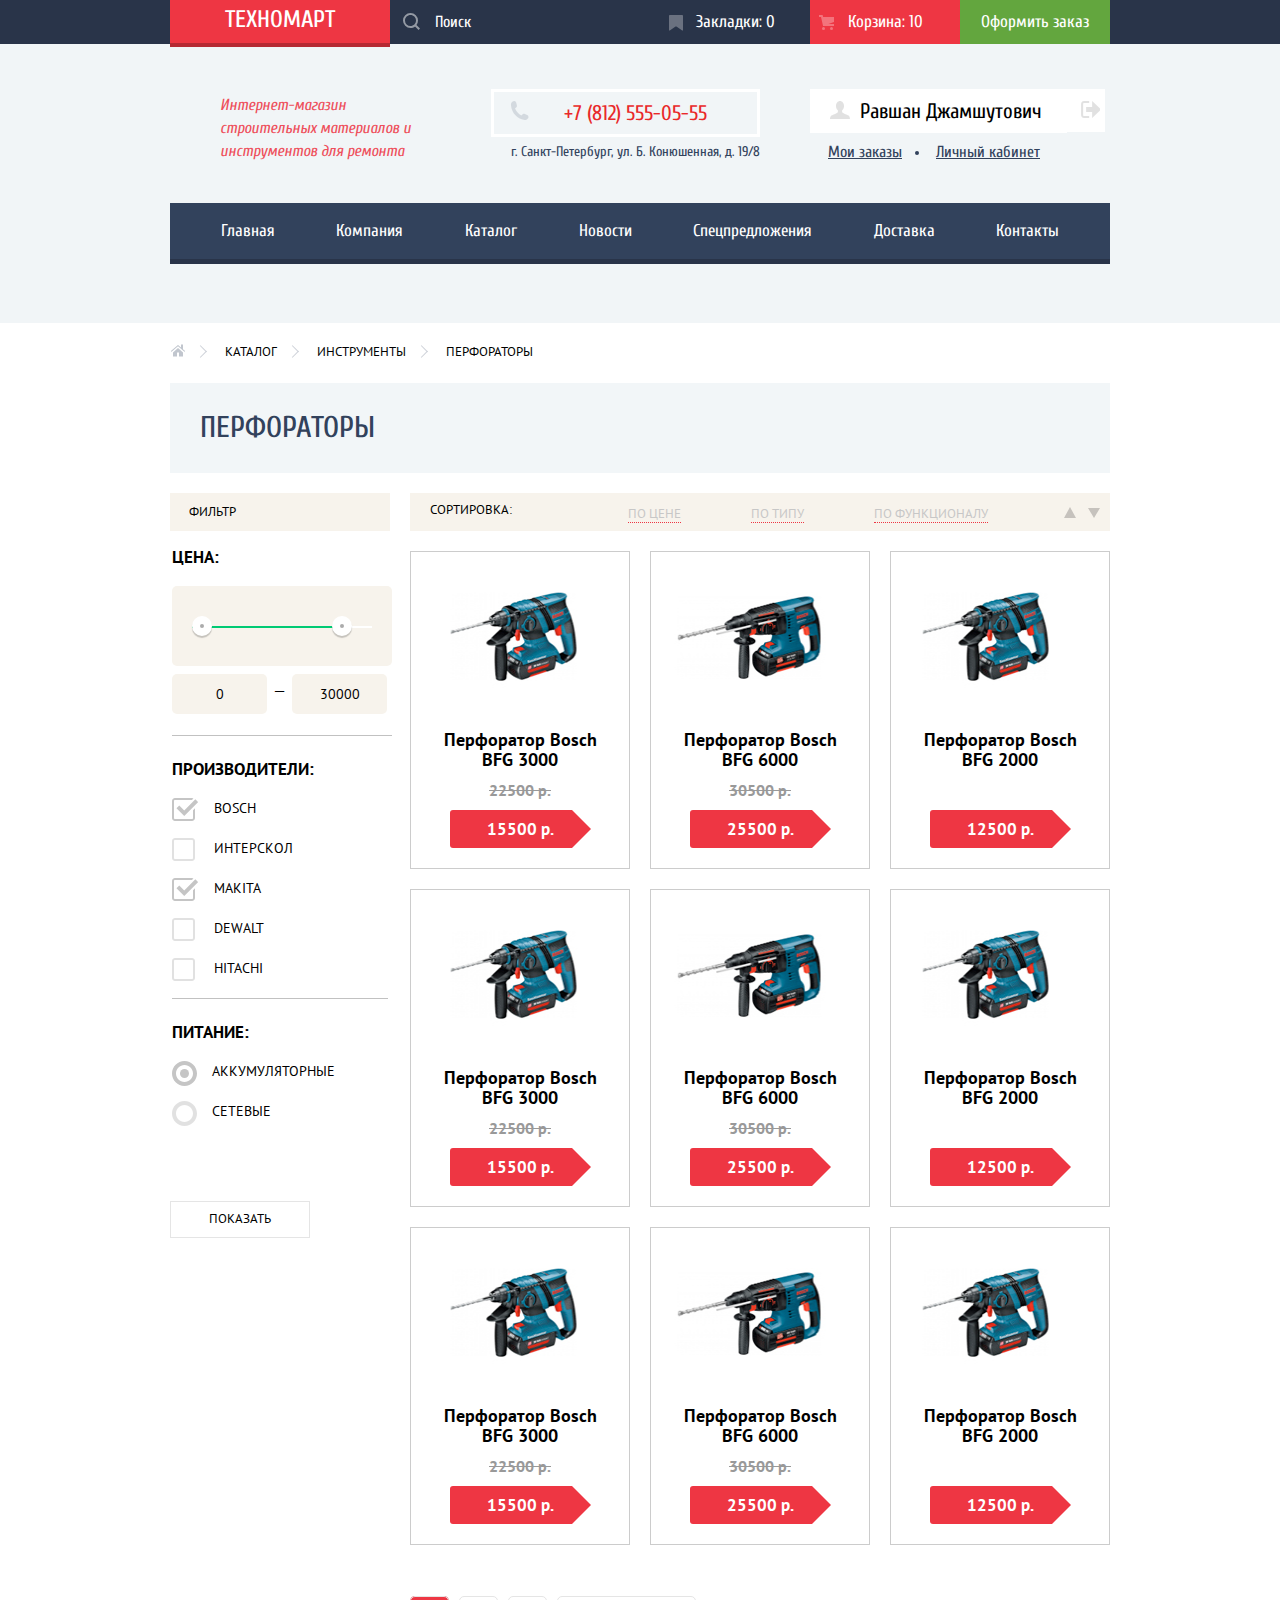
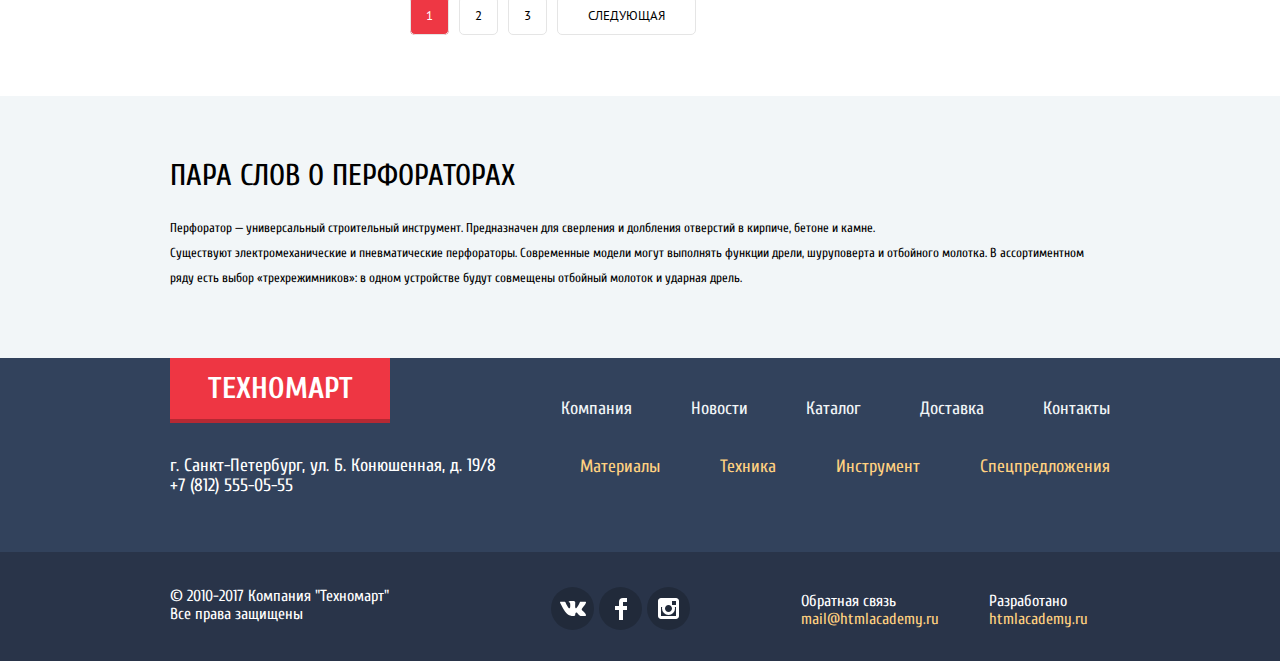
<file: catalog.html>
<!DOCTYPE html>
<html lang="ru">
  <head>
    <link href="https://fonts.googleapis.com/css?family=Cuprum:400,400i,700%7CPT+Sans:400,700&amp;subset=cyrillic" rel="stylesheet"> 
    <link rel="stylesheet" href="css/normalize.css">
    <link href="css/style.css" rel="stylesheet">
    <meta charset="utf-8">
    <title>Техномарт</title>
  </head>
  <body>
    <header class="main-header">
      <div class="header-top">
        <div class="container">
          <div class="header-top-wrapper">
            <a class="logo" href="index.html" title="Техномарт - интернет-магазин строительных материалов и инструментов для ремонта">Техномарт</a>
            <form class="search" action="#">
              <input id="search-box" type="text" name="search">
              <label for="search-box">Поиск</label>
            </form>
            <ul class="personal-block">
              <li>
                <a class="bookmarks" href="#" title="Мои закладки">Закладки: 0</a>
              </li>
              <li>
                <a class="basket full" href="#" title="Моя корзина">Корзина: 10</a>
              </li>
              <li>
                <a class="ordering" href="#" title="Оформить заказ">Оформить заказ</a>
              </li>
            </ul>
          </div>
        </div>
      </div>
      <div class="header-middle">
        <div class="container">
          <div class="header-middle-wrapper">
            <p class="intro">Интернет-магазин строительных материалов и инструментов для ремонта</p>
            <div class="header-contacts">
              <a href="tel:+78125550555" title="Позвонить">+7 (812) 555-05-55</a>
              <p>г. Санкт-Петербург, ул. Б. Конюшенная, д. 19/8</p>
            </div>
            <div class="personal-user-block"> 
              <div class="personal-data">
                <a class="log-in" href="#" title="Логин">Равшан Джамшутович</a>
                <a class="log-out" href="#" title="Выход">
                </a>
              </div>
              <div class="user-menu">
                <a class="my-orders" href="#" title="Мои заказы">Мои заказы</a>
                <a class="personal-account" href="#" title="Личный кабинет">Личный кабинет</a>
              </div>
            </div>
          </div>
        </div>
      </div>
      <div class="header-bottom">
        <div class="container">
          <div class="header-bottom-wrapper">
            <nav class="main-navigation">
              <ul class="menu">
                <li>
                  <a href="#" title="Перейти на главную">Главная</a>
                </li>
                <li>
                  <a href="#" title="О компании">Компания</a>
                </li>
                <li>
                  <a href="catalog.html" title="Наш каталог">Каталог</a>
                </li>
                <li>
                  <a href="#" title="Наши новости">Новости</a>
                </li>
                <li>
                  <a href="#" title="Наши спецпредложения">Спецпредложения</a>
                </li>
                <li>
                  <a href="#" title="О доставке">Доставка</a>
                </li>
                <li>
                  <a href="#" title="Наши контакты">Контакты</a>
                </li>
              </ul>
            </nav>
          </div>
        </div>
      </div>
    </header>
    <main>
      <div class="route">
        <div class="container">
          <ul class="breadcrumbs">
            <li>
              <a class="home" href="index.html" title="Главная"><img src="img/home.svg" alt="" width="15" height="15"></a>
            </li>
            <li>
              <a href="#" title="Каталог">Каталог</a>
            </li>
            <li>
              <a href="#" title="Инструменты">Инструменты</a>
            </li>
            <li>
              Перфораторы
            </li>
          </ul>
        </div>
      </div>
      <section>
        <div class="container">
          <h2 class="list-title">Перфораторы</h2>
          <div class="catalog-columns">
            <div class="filters">
              <h4 class="filters-title">Фильтр</h4>
              <form class="filter" method="get" action="#">
                <fieldset class="price-select">
                  <legend>Цена:</legend>
                  <div class="range-controls">
                    <div class="range">
                      <div class="scale">
                        <div class="bar"></div>
                      </div>
                      <div class="range-toggle range-toggle-min"></div>
                      <div class="range-toggle range-toggle-max"></div>
                    </div>
                  </div>
                  <div class="price-controls">
                    <label class="min-price"><input type="text" name="min-price" value="0"></label>
                    <span>&mdash;</span>
                    <label class="max-price"><input type="text" name="max-price" value="30000"></label>
                  </div>
                </fieldset>
                <fieldset class="manufacturers-select">
                  <legend>Производители:</legend>
                  <ul>
                    <li>
                      <input type="checkbox" id="bosch" checked>
                      <label for="bosch">Bosch</label>
                    </li>
                    <li>
                      <input type="checkbox" id="interscol">
                      <label for="interscol">Интерскол</label>
                    </li>
                    <li>
                      <input type="checkbox" id="makita" checked>
                      <label for="makita">Makita</label>
                    </li>
                    <li>
                      <input type="checkbox" id="dewalt">
                      <label for="dewalt">DeWalt</label>
                    </li>
                    <li>
                      <input type="checkbox" id="hitachi">
                      <label for="hitachi">Hitachi</label>
                    </li>
                  </ul>
                </fieldset>
                <fieldset class="type-of-energy">
                  <legend>Питание:</legend>
                  <ul>
                    <li>
                      <input type="radio" id="accumulator" checked>
                      <label for="accumulator">Аккумуляторные</label>
                    </li>
                    <li>
                      <input type="radio" id="network">
                      <label for="network">Сетевые</label>
                    </li>
                  </ul>
                </fieldset>
                <button class="form-btn" type="submit">Показать</button>
              </form>
            </div>
            <div class="assortment">
              <div class="assortment-nav">
                <h4>Сортировка:</h4>
                <ul class="sorting">
                  <li>
                    <a href="#" title="по цене">по цене</a>
                  </li>
                  <li>
                    <a href="#" title="по типу">по типу</a>
                  </li>
                  <li>
                    <a href="#" title="по функционалу">по функционалу</a>
                  </li>
                </ul>
                <ul class="sorting-nav">
                  <li>
                    <a class="up" href="#" title="По возрастанию"></a>
                  </li>
                  <li>
                    <a class="down" href="#" title="По убыванию"></a>
                  </li>
                </ul>
              </div>
              <div class="catalog">
                <h2 class="visually-hidden">Каталог товаров</h2>
                <ul class="catalog-product-list">
                  <li class="product">
                    <div class="product-image">
                      <img class="product-img" src="img/Bosch_3000.jpg" alt="Перфоратор Bosch BFG 3000" width="220" height="165">
                    </div>
                    <div class="product-action">
                      <a class="buy" href="#" title="Добавить в корзину">Купить</a>
                      <a class="to-bookmarks" href="#" title="Добавить в закладки">В закладки</a>
                    </div>
                    <a class="product-name" href="#" title="Перфоратор Bosch BFG 3000"><h4>Перфоратор Bosch BFG 3000</h4></a>
                    <span class="old-price">22500 р.</span>
                    <a class="new-price" href="#">15500 р.</a>
                  </li>
                  <li class="product">
                    <div class="product-image">
                      <img class="product-img" src="img/Bosch_6000.jpg" alt="Перфоратор Bosch BFG 6000" width="220" height="165">
                    </div>
                    <div class="product-action">
                      <a class="buy" href="#" title="Добавить в корзину">Купить</a>
                      <a class="to-bookmarks" href="#" title="Добавить в закладки">В закладки</a>
                    </div>
                    <a class="product-name" href="#" title="Перфоратор Bosch BFG 6000"><h4>Перфоратор Bosch BFG 6000</h4></a>
                    <span class="old-price">30500 р.</span>
                    <a class="new-price" href="#">25500 р.</a>
                  </li>
                  <li class="product">
                    <div class="product-image">
                      <img class="product-img" src="img/Bosch_2000.jpg" alt="Перфоратор Bosch BFG 2000" width="220" height="165">
                    </div>
                    <div class="product-action">
                      <a class="buy" href="#" title="Добавить в корзину">Купить</a>
                      <a class="to-bookmarks" href="#" title="Добавить в закладки">В закладки</a>
                    </div>
                    <a class="product-name" href="#" title="Перфоратор Bosch BFG 2000"><h4>Перфоратор Bosch BFG 2000</h4></a>
                    <span class="old-price"></span>
                    <a class="new-price" href="#">12500 р.</a>
                  </li>
                  <li class="product">
                    <div class="product-image">
                      <img class="product-img" src="img/Bosch_3000.jpg" alt="Перфоратор Bosch BFG 3000" width="220" height="165">
                    </div>
                    <div class="product-action">
                      <a class="buy" href="#" title="Добавить в корзину">Купить</a>
                      <a class="to-bookmarks" href="#" title="Добавить в закладки">В закладки</a>
                    </div>
                    <a class="product-name" href="#" title="Перфоратор Bosch BFG 3000"><h4>Перфоратор Bosch BFG 3000</h4></a>
                    <span class="old-price">22500 р.</span>
                    <a class="new-price" href="#">15500 р.</a>
                  </li>
                  <li class="product">
                    <div class="product-image">
                      <img class="product-img" src="img/Bosch_6000.jpg" alt="Перфоратор Bosch BFG 6000" width="220" height="165">
                    </div>
                    <div class="product-action">
                      <a class="buy" href="#" title="Добавить в корзину">Купить</a>
                      <a class="to-bookmarks" href="#" title="Добавить в закладки">В закладки</a>
                    </div>
                    <a class="product-name" href="#" title="Перфоратор Bosch BFG 6000"><h4>Перфоратор Bosch BFG 6000</h4></a>
                    <span class="old-price">30500 р.</span>
                    <a class="new-price" href="#">25500 р.</a>
                  </li>
                  <li class="product">
                    <div class="product-image">
                      <img class="product-img" src="img/Bosch_2000.jpg" alt="Перфоратор Bosch BFG 2000" width="220" height="165">
                    </div>
                    <div class="product-action">
                      <a class="buy" href="#" title="Добавить в корзину">Купить</a>
                      <a class="to-bookmarks" href="#" title="Добавить в закладки">В закладки</a>
                    </div>
                    <a class="product-name" href="#" title="Перфоратор Bosch BFG 2000"><h4>Перфоратор Bosch BFG 2000</h4></a>
                    <span class="old-price"></span>
                    <a class="new-price" href="#">12500 р.</a>
                  </li>
                  <li class="product">
                    <div class="product-image">
                      <img class="product-img" src="img/Bosch_3000.jpg" alt="Перфоратор Bosch BFG 3000" width="220" height="165">
                    </div>
                    <div class="product-action">
                      <a class="buy" href="#" title="Добавить в корзину">Купить</a>
                      <a class="to-bookmarks" href="#" title="Добавить в закладки">В закладки</a>
                    </div>
                    <a class="product-name" href="#" title="Перфоратор Bosch BFG 3000"><h4>Перфоратор Bosch BFG 3000</h4></a>
                    <span class="old-price">22500 р.</span>
                    <a class="new-price" href="#">15500 р.</a>
                  </li>
                  <li class="product">
                    <div class="product-image">
                      <img class="product-img" src="img/Bosch_6000.jpg" alt="Перфоратор Bosch BFG 6000" width="220" height="165">
                    </div>
                    <div class="product-action">
                      <a class="buy" href="#" title="Добавить в корзину">Купить</a>
                      <a class="to-bookmarks" href="#" title="Добавить в закладки">В закладки</a>
                    </div>
                    <a class="product-name" href="#" title="Перфоратор Bosch BFG 6000"><h4>Перфоратор Bosch BFG 6000</h4></a>
                    <span class="old-price">30500 р.</span>
                    <a class="new-price" href="#">25500 р.</a>
                  </li>
                  <li class="product">
                    <div class="product-image">
                      <img class="product-img" src="img/Bosch_2000.jpg" alt="Перфоратор Bosch BFG 2000" width="220" height="165">
                    </div>
                    <div class="product-action">
                      <a class="buy" href="#" title="Добавить в корзину">Купить</a>
                      <a class="to-bookmarks" href="#" title="Добавить в закладки">В закладки</a>
                    </div>
                    <a class="product-name" href="#" title="Перфоратор Bosch BFG 2000"><h4>Перфоратор Bosch BFG 2000</h4></a>
                    <span class="old-price"></span>
                    <a class="new-price" href="#">12500 р.</a>
                  </li>
                </ul>
              </div>
              <div class="catalog-nav">
                <ul class="btn-page">
                  <li class="active-btn">
                    <a  class="current" href="#" title="1 страница">1</a>
                  </li>
                  <li>
                    <a href="#" title="2 страница">2</a>
                  </li>
                  <li>
                    <a href="#" title="3 страница">3</a>
                  </li>
                  <li class="last-btn">
                    <a href="#" title="Следующая">Следующая</a>
                  </li>
                </ul>
              </div>
            </div>
          </div>
        </div>
      </section>
      <section class="drills-info">
        <div class="about-drills">
          <h2>Пара слов о перфораторах</h2>
          <p>Перфоратор — универсальный строительный инструмент. Предназначен для сверления и долбления отверстий в кирпиче, бетоне и камне.<br> Существуют электромеханические и пневматические перфораторы. Современные модели могут выполнять функции дрели, шуруповерта и отбойного молотка. В ассортиментном ряду есть выбор «трехрежимников»: в одном устройстве будут совмещены отбойный молоток и ударная дрель.</p>
        </div>
      </section>
    </main>
    <footer>
      <div class="footer-top">
        <div class="container">
          <div class="footer-contacts">
            <a class="footer-logo" href="#" title="Техномарт - интернет-магазин строительных материалов и инструментов для ремонта">Техномарт</a>
          </div>
          <div class="footer-menu">
            <ul class="footer-top-menu">
              <li>
                <a href="#" title="О компании">Компания</a>
              </li>
              <li>
                <a href="#" title="Наши новости">Новости</a>
              </li>
              <li>
                <a href="catalog.html" title="Наш каталог">Каталог</a>
              </li>
              <li>
                <a href="#" title="Доставка">Доставка</a>
              </li>
              <li>
                <a href="#" title="Наши контакты">Контакты</a>
              </li>
            </ul>
          </div>
        </div>
      </div>
      <div class="footer-middle">
        <div class="container">
          <div class="shop-info">
            <div class="contact">
              <p>г. Санкт-Петербург, ул. Б. Конюшенная, д. 19/8</p>
              <a href="tel:+78125550555" title="Позвонить">+7 (812) 555-05-55</a>
            </div>
            <ul class="shop-menu">
              <li>
                <a href="#" title="Материалы">Материалы</a>
              </li>
              <li>
                <a href="#" title="Техника">Техника</a>
              </li>
              <li>
                <a href="#" title="Инструмент">Инструмент</a>
              </li>
              <li>
                <a href="#" title="Спецпредложения">Спецпредложения</a>
              </li>
            </ul>
          </div>
        </div>
      </div>
      <div class="footer-bottom">
        <div class="container">
          <p class="copyright">
          © 2010-2017 Компания "Техномарт"<br>
          Все права защищены
          </p>
          <div class="footer-social">
            <ul>
              <li><a class="social-button vk" href="#" title="Вконтакте">Вконтакте</a></li>
              <li><a class="social-button fb" href="#" title="Фейсбук">Фейсбук</a></li>
              <li><a class="social-button insta" href="#" title="Инстаграм">Инстаграм</a></li>
            </ul>
          </div>
          <div class="feedback">
            <span>Обратная связь</span><br>
            <a href="mailto:mail@htmlacademy.ru" title="Написать нам">mail@htmlacademy.ru</a>
          </div>
          <div class="developed">
            <span>Разработано</span><br>
            <a href="https://htmlacademy.ru/intensive/htmlcss" title="HTML Academy">htmlacademy.ru</a>
          </div>
        </div>
      </div>
    </footer>
    <article class="added-to-cart">
      <button class="close-icon" type="button" title="Закрыть"></button>
      <p>Товар добавлен в корзину!</p>
      <div class="modul-btn">
        <a class="to-order" href="#" title="Оформить заказ">Оформить заказ</a>
        <a class="continue-shopping" href="#" title="Продолжить покупки">Продолжить покупки</a>
      </div>
    </article>
  </body>
</html>
</file>
<file: css/style.css>
body {
	padding: 0;
  	font-family: "PT Sans", "Arial", serif;
  	background-color: #ffffff;
 }

.visually-hidden {
	display: none;
}

/*Хэдер*/

header {
	background: #f1f5f7;
}

.container {
	width: 940px;
	margin: 0 auto;
}

.header-top {
	background: #293449;
}

.header-top-wrapper {
	display: -webkit-box;
    display: -ms-flexbox;
    display: flex;
    -webkit-box-pack: justify;
    -ms-flex-pack: justify;
}

.logo {
	width: 220px;
	position: relative;
	font-size: 24px;
	font-weight: 500;
	line-height: 40px;
	text-transform: uppercase;
	text-decoration: none;
	text-align: center;
	color: #ffffff;
	background: #ee3643;
    font-family: "Cuprum", "Arial", sans-serif;
}

.logo::after {
    position: absolute;
    content: "";
    left: 0;
    top: 43px;
    right: 0;
    height: 4px;
    background: #b52933;
}

.logo:hover {
  	background: #ca2c37;
}

.logo:active {
  	background: #ba2732;
}

.search {
	position: relative;
	color: #ffffff;
}

.search input {
	height: 32px;
	width: 230px;
	border: none;
	padding: 6px 0 5px 40px;
	background: #293449 url("../img/search.svg") no-repeat 5% 50%;
	opacity: 0.5;
	color: #293449;
    font-family: "Cuprum", "Arial", sans-serif;
}

.search input:hover {
  	opacity: 1;
  	background: #212a3a url("../img/search.svg") no-repeat 5% 50%;
  	color: #212a3a;
}

.search input:focus {
  	opacity: 1;
  	background: #ffffff url("../img/search-red.svg") no-repeat 5% 50%;
}

.search label {
	margin-left: 40px;
	position: absolute;
	top: 13px;
	left: 5px;
    font-family: "Cuprum", "Arial", sans-serif;
}

.search input[type=text]:active + label {
  	color: #ffffff;
}

.search input[type=text]:focus + label {
  	display: none;
}

.personal-block {
	display: -webkit-box;
    display: -ms-flexbox;
    display: flex;
    -webkit-box-pack: justify;
        -ms-flex-pack: justify;
            justify-content: space-between;
    margin: 0;
    padding: 0;
    -webkit-box-align: start;
        -ms-flex-align: start;
            align-items: flex-start;
    font-family: "Cuprum", "Arial", sans-serif;
}

.personal-block ul {
    padding-left: 0;
    margin-top: 0;
    margin-bottom: 0;
}

.personal-block li {
    list-style: none;
}

.personal-block a {
	color: #ffffff;
	text-decoration: none;
    width: 150px;
    font-size: 17px;
    font-weight: 400;
}

.personal-block .bookmarks {
	position: relative;
	padding: 12px 0px;
    width: 150px;
    text-align: center;
    display: inline-block;
    vertical-align: middle;
}

.personal-block .basket {
    position: relative;
    width: 150px;
    padding: 12px 0px;
    text-align: center;
    display: inline-block;
    vertical-align: middle;
}

.personal-block .bookmarks::before {
	content: "";
	position: absolute;
	left: 7px;
	top: 10px;
	width: 30px;
	height: 30px;
	background: url("../img/bookmark.svg") no-repeat 11% 35%;
	opacity: 0.3;
}

.personal-block .bookmarks:hover::before,
.personal-block .basket:hover::before {
	opacity: 1;
}

.personal-block .bookmarks:hover:active,
.personal-block .basket:hover:active {
	opacity: 0.2;
}

.personal-block .basket::before {
	content: "";
	position: absolute;
	left: 7px;
	top: 10px;
	width: 30px;
	height: 30px;
	background: url("../img/basket.svg") no-repeat 11% 35%;
	opacity: 0.3;
}

.full {
    color: #ffffff;
    background: #ee3643;
    text-decoration: none;
    padding: 14px 0px;
    margin: 0;
}

.personal-block .ordering {
	color: #ffffff;
	background: #63a63e;
	text-decoration: none;
	line-height: 20px;
	padding: 12px 0px;
	margin: 0;
    width: 150px;
    text-align: center;
    display: inline-block;
    vertical-align: middle;
}

.ordering:hover {
	background-color: #5fbb2d;
}

.ordering:active {
	color: #aac39b;
	background-color: #518534;
}

.header-middle {
	position: relative;
    padding-top: 40px;
	padding-bottom: 5px;
}

.intro {
	width: 215px;
	color: #EE4F5B;
	margin: 10px 10px 0 50px;
	font-style: italic;
	font-size: 16px;
	line-height: 1.438;
    font-family: "Cuprum", "Arial", sans-serif;
}

.header-middle-wrapper {
	display: flex;
	justify-content: space-between;
}

.header-contacts {
	width: 310px;
	position: relative;
	margin: 5px 0 0 60px;
    font-size: 14px;
    font-family: "Cuprum", "Arial", sans-serif;
}

.header-contacts a {
    font-family: "Cuprum", "Arial", sans-serif;
	padding: 9px 50px 9px 70px;
	color: #e9292a;
	font-size: 21px;
	display: inline-block;
	border: 3px solid #ffffff;
    vertical-align: middle;
    text-decoration: none;
}

.header-contacts a::before {
	content: "";
	position: absolute;
	left: 15px;
	top: 7px;
	width: 30px;
	height: 30px;
	background: url("../img/phone.svg") no-repeat 40% 46%;
	opacity: 0.5;
}

.header-contacts p {
	color: #32425C;
	margin-top: 8px;
	padding-left: 20px;
	font-size: 14px;
	line-height: 1;
}

.user-block {
	font-size: 21px;
	font-weight: 400;
	font-size: 21px;
	padding-left: 50px;
	position: relative;
	display: flex;
    justify-content: flex-start;
    margin-top: 5px;
}

.user-block li {
    list-style: none;
}

.personal-user-block {
    width: 300px;
    font-size: 21px;
    font-weight: 400;
    line-height: 21px;
    padding-left: 30px;
    margin-top: 5px;
    position: relative;
}

.personal-data {
    width: 300px;
    font-size: 0;
}

.personal-user-block .log-in {
    color: #000000;
    margin: 0;
    font-size: 21px;
}

.personal-user-block .log-in:active {
    color: #b7bfc8;
}

.log-in {
    font-family: "Cuprum", "Arial", sans-serif;
    background: #ffffff;
    padding: 12px 25px 11px 50px;
    position: relative;
    text-decoration: none;
    font-size: 21px;
    line-height: 21px;
    display: inline-block;
    vertical-align: top;
}

.log-out {
    display: inline-block;
    margin: 0;
    background: #ffffff;
    width: 20px;
    height: 18px;
    padding: 12px 9px 13px 9px;
    vertical-align: top;
}

.log-out:before {
    content: "";
    position: absolute;
    right: 10px;
    top: 12px;
    width: 20px;
    height: 18px;
    background: url("../img/logout.svg") no-repeat;
    opacity: 0.5;
}

.log-out:hover {
    color: #32425c;
    fill: #32425c;
}

.personal-user-block .log-in::before {
    content: "";
    position: absolute;
    left: 20px;
    top: 12px;
    width: 20px;
    height: 18px;
    background: url("../img/icon-user.svg") no-repeat;
    opacity: 0.5;
}

.user-menu {
    margin-top: 6px;
    width: 300px;
    justify-content: flex-end;
}

.user-menu a {
    color: #32425c;
    text-decoration: underline;
    text-align: center;
    padding-left: 18px;
    position: relative;
    font-family: "Cuprum", "Arial", sans-serif;
    font-size: 16px;
    line-height: 16px;
}

.user-menu a:hover {
    color: #ef5c67;
}

.user-menu a:active {
    color: #b7bfc8;
}

.user-block .login,
.user-block .registration {
	color: #000000;
	text-decoration: none;
	background: #ffffff;
    font-family: "Cuprum", "Arial", sans-serif;
    font-size: 21px;
}

.user-block .login:hover,
.user-block .registration:hover {
	color: #ee3643;
}

.user-block {
    display: flex;
    align-items: flex-start;
}

.user-block .login:active,
.user-block .registration:active {
	color: #c5c5c5;
}

.login {
    position: relative;
  	margin-right: 10px;
  	padding: 13px 26px 13px 46px;
}

.login:hover {
  	color: #ee3643;
}

.login:active {
  	color: #b2b2b2;
}

.login:before {
  	content: "";
  	position: absolute;
  	left: 15px;
  	top: 13px;
  	width: 30px;
  	height: 30px;
  	background: url("../img/login.svg") no-repeat 0 3px;
  	opacity: 0.5;
}

.login:hover:before {
  	opacity: 1;
}

.registration {
	padding: 13px 25px;
}

.my-orders {
    position: relative;
    padding-right: 10px;
}

.my-orders::after {
    content: "";
    position: absolute;
    top: 8px;
    left: 105px;
    width: 4px;
    height: 4px;
    background: #32425c;
    -moz-border-radius: 50px;
    -webkit-border-radius: 50px;
    border-radius: 50px;
}

.header-bottom-wrapper {
	padding-bottom: 59px;
}

.menu {
  	display: flex;
  	padding: 0;
  	font-size: 0;
  	text-align: center;
    font-family: "Cuprum", "Arial", sans-serif;
    justify-content: center;
    margin-top: 25px; 
}

.menu li:first-child a {
    padding-left: 20px;
}

.menu li:last-child a {
    padding-right: 20px;
}

.menu li {
	flex-grow: 1;
	list-style: none;
}

.menu a {
	background: #32425c;
	border-bottom: 5px solid #293449;
    padding-left: 20px;
}

.menu a:hover {
  	background: #293449;
    border-bottom: 5px solid #293449;
}

.menu a:active {
  	background: #1d2739;
  	color: #616874;
  	border: none;
    border-bottom: 5px solid #293449;
}

.menu a {
  	display: block;
  	text-decoration: none;
  	color: #FFFFFF;
  	font-size: 17px;
  	padding: 18px 0px;
}

/*Услуги*/

.promo-wrapper {
	display: flex;
	flex-wrap: wrap;
	margin-top: 60px;
	margin-bottom: 30px;
    align-items: flex-start;
    font-family: "Cuprum", "Arial", sans-serif;
}

.promo-column-1 {
	width: 620px;
    display: flex;
    flex-wrap: wrap;
    align-items: flex-start;
    margin-right: 20px;
}

.promo-column-2 {
    display: flex;
    flex-direction: column;
    justify-content: flex-start;
}

.item {
	width: 277px;
	margin-bottom: 20px;
	padding-left: 23px;
    position: relative;
    padding-top: 20px;
    padding-bottom: 20px;
}

.item .instruments {
	padding-left: 0;
}

.item h3 {
	color: #ffffff;
	margin: 0 0 15px 0;
	font-size: 24px;
	line-height: 30px;
	font-weight: 600;
}

.item a {
    display: inline-block;
    padding: 11px 0px;
    margin: 0;
    vertical-align: text-top;
}

.materials {
	background: #F6B22D url("../img/icon-materials.svg") no-repeat 85% 50%;
    position: relative;
    margin-right: 20px;
}

.instruments {
	background: #4AAFDE url("../img/icon-instruments.svg") no-repeat 90% 52%;
}

.technique {
	background: #CC79D1 url("../img/icon-technique.svg") no-repeat 85% 50%;
}

.discount {
	background: #85D179 url("../img/icon-discount.svg") no-repeat 80% 52%;
}

.delivery {
	background: #F6B22D url("../img/icon-delivery.svg") no-repeat 85% 52%;
}

.info {
    width: 135px;
    color: #ffffff;
    font-size: 14px;
    line-height: 18px;
    text-align: center;
    text-transform: uppercase;
    text-decoration: none;
    background: rgba(0, 0, 0, 0.1);
    border-radius: 3%;
}

.info:hover {
    background: rgba(0, 0, 0, 0.2);
}

.info:active {
    background: rgba(0, 0, 0, 0.3);
    border: none;
}

.materials::after {
    position: absolute;
    content: "";
    top: 0;
    right: 0;
    width: 60px;
    height: 60px;
    background: url("../img/new.png") no-repeat 0 0;
}

.sliders {
	width: 620px;
	height: 266px;
    position: relative;
    left: 0;
    bottom: 0;
    width: 620px;
    margin-right: 19px;
}

.slider {
    height: inherit;
    overflow: hidden;
    position: relative;
    width: inherit;
}

.slides {
    height: 266px;
    opacity: 0;
    position: absolute;
    width: inherit;
    z-index: 0;
}

.perforators-slide {
    background-image: url("../img/perforators.jpg");
}

.drills-slide {
    background-image: url("../img/drills.jpg");
}

.sliders > input {
    display: none;
}

.circles label {
    display: inline-block;
    width: 6px;
    height: 6px;
    margin: 0 3px;
    background-color: white;
    vertical-align: top;
    border: 2px solid white;
    border-radius: 50%;
    cursor: pointer;
}

.circles {
    position: absolute;
    bottom: 25px;
    left: 50%;
    width: 200px;
    margin-left: -100px;
    text-align: center;
    z-index: 2;
}

.slide-text {
    width: 242px;
    padding: 0px 1px 0px 27px;
}

.slide-text h2 {
    font-size: 36px;
    font-weight: 500;
    color: white;
    line-height: 40px;
    text-transform: uppercase;
    margin: 23px 0 0 0;
    font-family: "Cuprum", "Arial", sans-serif;
}

.slide-text span {
    padding-top: 12px;
    color: white;
    font-size: 18px;
    line-height: 24px;
    font-weight: 100;
}

.slide-text .btn-catalogue {
    display: block;
    width: 195px;
    margin: 119px 1px 1px 0px;
    padding: 11px 0px;
    font-size: 14px;
    line-height: 18px;
    text-align: center;
    color: white;
    text-decoration: none;
    text-transform: uppercase;
    background-color: #ee3643;
    border-radius: 3px;
}

.arrow-right {
    position: absolute;
    top: 97px;
    right: -4px;
    width: 65px;
    height: 65px;
    font-size: 0;
    background: url("../img/right.svg") no-repeat 50% 50%;
    cursor: pointer;
    z-index: 2;
}

.arrow-left {
    position: absolute;
    top: 100px;
    left: 2px;
    width: 65px;
    height: 65px;
    font-size: 0;
    background: url("../img/left.svg") no-repeat 50% 50%;
    cursor: pointer;
    z-index: 2;
}

#perforators-slide:checked ~ .slider > .perforators-slide,
#drills-slide:checked ~ .slider > .drills-slide {
    opacity: 1;
    z-index: 1;
    transform: scale(1);
}

#perforators-slide:checked ~ .circles label[for="perforators-slide"],
#drills-slide:checked ~ .circles label[for="drills-slide"] {
    background: #ee3643;
}

.slides .btn_slider {
    margin-top: 119px;
    position: absolute;
    left: 3px;
}

/*Товары*/

.top {
	background: #f7f3ec;
	display: flex;
	justify-content: space-between;
	margin-bottom: 20px;
}

.top h2 {
	padding-left: 30px;
    font-family: "Cuprum", "Arial", sans-serif;
	font-size: 30px;
	line-height: 30px;
	text-transform: uppercase;
	font-weight: 500;
	margin-top: 32px;
	margin-bottom: 20px;
	color: #32425c;
}

.top a {
	font-size: 14px;
	line-height: 18px;
	margin-right: 20px;
	margin-top: 25px;
	margin-bottom: 26px;
	border-radius: 3px;
	background: #ee3643;
	padding: 11px 55px;
	text-decoration: none;
	text-transform: uppercase;
	color: #ffffff;
    font-family: "Cuprum", "Arial", sans-serif;
}

.product-list {
	width: 940px;
	display: flex;
	justify-content: space-between;
    align-items: flex-start;
    padding-left: 0;
    margin-top: 0;
    margin-bottom: 0;
}

.product-list li {
	padding: 0;
    list-style: none;
}

.product-list li:first-child {
	margin: 0;
}

.product {
    position: relative;
    width: 220px;
    margin-bottom: 20px;
    border: 1px solid #ccc;
    line-height: 20px;
    font-weight: bold;
    text-align: center;
}

.product a {
	color: #000000;
	font-size: 17px;
    line-height: 18px;
    color: #ffffff;
    text-decoration: none;
    font-weight: 700;
}

.catalog-items {
    font-size: 0;
}

.product {
    font-size: 16px;
}

.product .flag {
    position: absolute;
    top: -1px;
    right: -1px;
    width: 60px;
    height: 60px;
    text-indent: -1000px;
    overflow: hidden;
    z-index: 20;
}

.product .flag-new {
    background: url("../img/new.png") no-repeat 0 0;
}

.product .product-action {
    position: absolute;
    top: 0;
    left: 0;
    width: 218px;
    height: 88px;
    padding: 40px 0;
    background-color: rgba(255,255,255, 1);
    z-index: 10;
}

.product-action .buy {
    position: relative;
}

.product-action .buy::before {
    content: "";
    position: absolute;
    left: 7px;
    top: 7px;
    width: 15px;
    height: 17px;
    background: url("../img/basket.svg") no-repeat 11% 35%;
    opacity: 0.3;
}

.product-action .buy:hover::before {
    opacity: 1;
}

.product-action .buy:active::before {
    opacity: 1;
}

.product-action .buy,
.product-action .to-bookmarks {
    display: block;
    width: 129px;
    margin: 0 auto;
    margin-bottom: 7px;
    padding: 7px 0;
    border: 3px solid #63a63e;
    border-bottom-color: #367315; 
    background-color: #63a63e;
    color: white;
    font-size: 14px;
    font-weight: normal;
    font-family: "Cuprum", "Arial", sans-serif;
    line-height: 18px;
    text-decoration: none;
    text-transform: uppercase;    
    border-radius: 3px;
}

.product-action .to-bookmarks {
    color: #32425c;
    background: white;
    border-bottom-color: #63a63e;
}

.product-action .buy:hover {
	background: #5fbb2d;
	border: 3px solid #5fbb2d;
	border-bottom-color: #367315;
}

.product-action .buy:active {
	background: #518534;
	border: 3px solid #518534;
}

.product-action .to-bookmarks:hover {
	border-color: #32425c;
}

.product-action .to-bookmarks:active {
	color: #c1c6ce;
	border-color: #c1c6ce;
}

.product .product-action {
    display: none;
}

.product:hover {
	box-shadow: 0 0 10px 0 #34495e;
}

.product:hover .product-action {
    display: block;
}

.product .product-image {
    width: 218px;
    height: 168px;
}

.product .product-image img {
    max-width: 100%;
}

.product h4 {
    min-height: 40px;
    padding: 0 25px;
    margin-top: 10px;
    margin-bottom: 10px;
    color: #000000;
    font-family: "PT Sans", "Arial", serif;
    font-size: 18px;
    line-height: 20px;   
}

.product .old-price,
.product .new-price {
	display: block;
}

.product .old-price {
    min-height: 20px;
    margin-bottom: 10px;
    color: #999;
    text-decoration: line-through;
}

.product .new-price {
    position: relative;
    width: 80px;
    margin: 5px auto;
    margin-bottom: 20px;
    padding: 10px 30px;
    color: white;
    background: #ee3643;
    border-radius: 3px;
    font-size: 17px;
    line-height: 18px;
    font-weight: 700; 
}

.product .new-price:after {
    content: "";
    position: absolute;
    top: 0;
    right: -20px;
    width: 0;
    height: 0;
    border: 19px solid white;
    border-left-color: #ee3643;
}

.flag-new::after {
    position: absolute;
    content: "";
    top: 0;
    right: 0;
    width: 60px;
    height: 60px;
    background: url("../img/new.png") no-repeat 0 0;
    z-index: 20;
}

/*Производители*/

.popular-manufacturers .btn {
	padding: 10px 70px;
}

.manufacturers-list {
	display: flex;
	flex-wrap: wrap;
}

.manufacturers {
	width: 220px;
	height: 145px;
	display: flex;
	justify-content: space-around;
	align-items: center;
	margin: 0 16px 16px 0;
	border: 1px solid #ccc;
}

.manufacturers-list {
    padding-left: 0;
    margin-top: 0;
    margin-bottom: 0;
}

.manufacturers-list li {
	width: 220px;
	height: 144px;
	text-align: center;
	margin-right: 20px;
	margin-bottom: 20px;
	align-items: center;
    list-style: none;
}

.manufacturers-list li:nth-child(4n) {
	margin-right: 0;
}

.manufacturers-list li:hover {
	box-shadow: 0 0 10px 0 #34495e;
}

.manufacturers-list li:active {
	opacity: 0.5;
}

.manufacturers img {
	align-items: center;
}

/*Сервис*/

.service-info {
    width: 100%;
    max-height: 525px;
    background-color: #f2f6f8; 
    margin-top: 70px;
    margin-bottom: 75px;
    padding-bottom: 26px
}

.service-info h2 {
    margin: 0;
    padding-top: 65px;
    padding-bottom: 10px;
    text-transform: uppercase;
    font-size: 30px;
    line-height: 30px;
    color: black;
    font-weight: normal;
    font-family: "Cuprum","Arial",sans-serif;
}

.service-intro {
    font-family: "Cuprum","Arial",sans-serif;
    font-size: 14px;
    line-height: 24px;
}

.service-block {
    margin-top: 70px;
    display: -webkit-box;
    display: -ms-flexbox;
    display: flex;
}

.service {
    margin-left: 80px;
    width: 280px;
}

.tabs ul {
    padding-left: 0;
    margin-top: 0;
    margin-bottom: 0;
}

.tabs li {
    display: -webkit-box;
    display: -ms-flexbox;
    display: flex;
    -webkit-box-orient: vertical;
    -webkit-box-direction: normal;
    -ms-flex-direction: column;
    flex-direction: column;
    position: relative;
    list-style: none;
}

.tabs li::after {
    content: "";
    height: 120px;
    width: 10px;
    position: absolute;
    top: -59px;
    left: 230px;
    background-image: url("../img/shadow.png");
    background-repeat: no-repeat;
    background-position: 0 0;
}

.service-title {
    margin-top:0;
    margin-bottom: 35px;
    font-family: "Cuprum","Arial",sans-serif;
    font-weight: normal;
    font-size: 36px;
    line-height: 24px;
    color: #3d546e;
    text-transform: uppercase;
}

.service-slide {
    position: absolute;
    left: 50%;
    bottom: 15px;
    z-index: 100;
    visibility: hidden;
    margin: 0;
    padding: 0;
}

.tabs label {
    padding: 15px 20px;
    width: 200px;
    background-color: #3d546e;
    font-family: "Cuprum","Arial",sans-serif;
    color: #ffffff;
    -webkit-box-shadow: inset 0 0 1px #33445a;
    box-shadow: inset 0 0 1px #33445a;
    font-size: 21px;
    line-height: 30px;
    font-weight: bold;
}

.service .btn {
    display: block;
    width: 195px;
    margin-top:30px;
}

#shipping:checked ~ .tabs label[for="shipping"],
#guarantee:checked ~ .tabs label[for="guarantee"],
#credit:checked ~ .tabs label[for="credit"]{
    background-color: #ffffff;
    color: #3d546e;
    -webkit-box-shadow: none;
    box-shadow: none;
}

#shipping:hover ~ .tabs label[for="shipping"],
#guarantee:hover ~ .tabs label[for="guarantee"],
#credit:hover ~ .tabs label[for="credit"],
#shipping:focus ~ .tabs label[for="shipping"],
#guarantee:focus ~ .tabs label[for="guarantee"],
#credit:focus ~ .tabs label[for="credit"]{
    background-color: #293449;
    color: #ffffff;
    -webkit-box-shadow:
    inset 0 1px 0 0 #405069,
          0 1px 0 0 #293449;
    box-shadow:
    inset 0 1px 0 0 #405069,
          0 1px 0 0 #293449;
}

.service {
    display: none;
}

.service p {
    padding-top: 0;
    width: 300px;
    font-family: "Cuprum","Arial",sans-serif;
    font-size: 14px;
    line-height: 24px;
}

.shipping-tab {
    background: #f2f6f8 url("../img/delivery-img.png") no-repeat 150px 21px;
    min-height: 260px;
    width: 651px;
}

.guarantee-tab {
    background: #f2f6f8 url("../img/guarantee-img.png") no-repeat 162px 21px;
    min-height: 260px;
    width: 651px;
}

.credit-tab {
    background: #f2f6f8 url("../img/credit-img.png") no-repeat 120px 21px;
    min-height: 260px;
    width: 651px;
}

.credit-btn {
    background: #ee3643;
    padding: 11px 20px 11px 20px;
    text-decoration: none;
    text-transform: uppercase;
    color: #ffffff;
    font-family: "Cuprum", "Arial", sans-serif; 
    border-radius: 3px;
}

#shipping:checked ~ .shipping-tab, #shipping:focus ~ .shipping-tab,
#guarantee:checked ~ .guarantee-tab, #shipping:focus ~ .guarantee-tab,
#credit:checked ~ .credit-tab, #shipping:focus ~ .credit-tab {
    display: block;
}

.service-info-title {
    font-family: "Cuprum", "Arial", sans-serif;
    font-weight: normal;
    font-size: 30px;
    line-height: 30px;
    color: #3d546e;
    text-transform: uppercase;
}

/*О Компании*/

.about-company {
	font-family: "PT Sans", "Arial", serif;
	display: flex;
	justify-content: space-between;
	padding-bottom: 87px;
}

.about-company h2 {
    margin: 2px 0 27px 0;
    font-family: "Cuprum", "Arial", sans-serif;
    font-size: 30px;
    font-weight: 400;
    line-height: 30px;
    text-transform: uppercase;
}

.company-info p {
    margin-top: 14px;
    font-family: "Cuprum", "Arial", sans-serif;
    font-size: 14px;
    width: 520px;
    line-height: 27px;
}

.delivery-list {
    list-style: none;
    position: relative;
    font-family: "Cuprum", "Arial", sans-serif;
    font-size: 17px;
    padding-left: 0;
    margin-bottom: 30px;
}

.delivery-list li {
	padding-left: 35px;
    list-style: none;
    margin-top: 21px;
}

.delivery-list li:before {
    content: "";
    width: 25px;
    height: 2px;
    background: #FB565A;
    position: absolute;
    left: 0;
    top: 8px;
}

.delivery-list li:nth-child(2):before {
  	top: 48px;
}

.delivery-list li:nth-child(3):before {
    top: 87px;
}

.company-info .btn {
    background: #ee3643;
    color: #ffffff;
    border-radius: 5px;
    padding: 10px 40px;
    font-family: "Cuprum", "Arial", sans-serif;
    font-size: 14px;
    text-transform: uppercase;
    text-decoration: none;
    display: inline-block;
    vertical-align: middle;
    margin-top: 18px;
}

.about-company .about-company-btn {
    margin: 10px 0 0;
    background: #ee3643;
    color: #ffffff;
    font-size: 14px;
    padding: 10px 60px;
    text-decoration: none;
    border-radius: 3px;
    border: none;
    border-radius: 5px;
    font-family: "Cuprum", "Arial", sans-serif;
    text-transform: uppercase;
    display: inline-block;
    margin-top: 38px;
    vertical-align: middle;
} 

.delivery-list {
	margin-bottom: 20px;
}

.contacts {
    width: 300px;
    font-family: "Cuprum", "Arial", sans-serif;
}

.contacts h2 {
    font-family: "Cuprum", "Arial", sans-serif;
    font-size: 30px;
    font-weight: 400;
    line-height: 35px;
    text-transform: uppercase;
}

.contacts p {
	margin-bottom: 35px;
}

/*Каталог*/

.breadcrumbs {
    padding: 0;
    margin: 20px 20px 20px 0px;
    position: relative;
    display: flex;
}

.breadcrumbs li {
    list-style: none;
    color: #000000;
    font-size: 12px;
    font-weight: 400;
    line-height: 18px;
    text-decoration: none;
    text-transform: uppercase;
    margin: 0 20px;
    position: relative;
    list-style: none;
}

.breadcrumbs li:first-child {
    padding-left: 0;
    margin-left: 0;
}

.breadcrumbs a {
    color: #000000;
    text-decoration: none;
}

.breadcrumbs li,
.breadcrumbs a {
	font-size: 13px;
	line-height: 18px;
	color: #000000;
}

.breadcrumbs li::after {
    content: "";
    position: absolute;
    top: 4px;
    right: -20px;
    width: 8px;
    height: 8px;
    border-top: 1px solid #cdd1d8;
    border-right: 1px solid #cdd1d8;
    transform: rotate(45deg);
}

.breadcrumbs li:last-child::after {
    border: none;
}

.assortment-nav,
.sorting {
	display: flex;
}

.list-title {
	width: 940px;
	background: #f2f6f8;
    padding-top: 30px;
    padding-bottom: 30px;
    padding-left: 30px;
    font-size: 30px;
    line-height: 30px;
    text-transform: uppercase;
    font-weight: 500;
    margin-top: 20px;
    margin-bottom: 20px;
    color: #32425c;
    box-sizing: border-box;
    font-family: "Cuprum", "Arial", sans-serif;
}

.filters {
    width: 220px;
    cursor: pointer;
}

.filters-title {
    padding: 10px 150px 10px 19px;
    margin: 0;
    font-weight: 500;
}

.filters fieldset {
	border: none;
    padding: 0;
}

.filters-title {
	background: #f7f3ec;
	color: #000000;
	font-size: 13px;
	line-height: 18px;
    text-transform: uppercase;
    font-family: "PT Sans", "Arial", serif;
}

legend {
	font-size: 17px;
	line-height: 17px;
	font-weight: bold;
	color: #000000;
	text-transform: uppercase;
    padding-top: 18px;
    padding-bottom: 20px
}

.range {
    padding: 0px 20px;
}

.range-controls {
    width: 220px;
    position: relative;
    background: #f7f3ec;
    padding-bottom: 38px;
    padding-top: 40px;
    border-radius: 5px;
}

.range-controls .scale {
    height: 2px;
    background: #ffffff;
}

.range-controls .bar {
    width: 80%;
    height: 2px;
    background: #00ca74;
}

.range-toggle {
    position: absolute;
    top: 30px;
    width: 4px;
    height: 4px;
    background: #ababab;
    border: 8px solid #ffffff;
    border-radius: 50%;
    -webkit-box-shadow: 0 2px 1px 0 rgba(0, 1, 1, 0.2);
            box-shadow: 0 2px 1px 0 rgba(0, 1, 1, 0.2);
    cursor: pointer;
}

.range-toggle:hover {
    background: #1c4f80;
}

.range-toggle-min {
    left: 20px;
}

.range-toggle-max {
    left: 160px;
}

.price-controls label {
    font-size: 14px;
    line-height: 38px;
    vertical-align: top;
    cursor: pointer;
    font-family: "PT Sans", "Arial", serif;
}

.price-controls input {
    background: #f7f3ec;
    border: none;
    border-radius: 5px;
    width: 95px;
    text-align: center;
    padding: 12px 0px;
    margin-top: 8px;
    font-family: "PT Sans", "Arial", serif;
}

.price-controls span{
    display: inline-block;
    vertical-align: middle;
    margin: 15px 2px 0px 2px;
}

.price-controls {
    margin-bottom: 21px;
}

.form-btn {
	background: #ffffff;
	border: 1px solid #e5e5e5;
    padding: 10px 38px;
    font-size: 13px;
    text-transform: uppercase;
    font-family: "PT Sans", "Arial", serif;
    margin-top: 60px;
}

.manufacturers-select legend,
.type-of-energy legend {
    padding-top: 25px;
}

.manufacturers-select ul,
.type-of-energy ul {
    padding-left: 0;
    margin-top: 0;
    margin-bottom: 0;
}

.manufacturers-select li {
    margin-bottom: 4px;
    list-style: none;
}


.type-of-energy li {
    list-style: none;
    margin-bottom: 4px;
}

input[type="checkbox"] {
    display: none;
}

input[type="checkbox"] + label {
    font-size: 14px;
    line-height: 21px;
    font-weight: normal;
    text-transform: uppercase;
    position: relative;
    padding-left: 42px;
    display: inline-block;
    padding-bottom: 15px;
    vertical-align: middle;
}
 
input[type="checkbox"] + label:before {
    content: "";
    display: block;
    width: 26px;
    height: 26px;
    background: url(../img/checkbox-off.svg) no-repeat;
    opacity: 0.5;
    margin-right: 30px;
    position: absolute;
    top: 0;
    left: 0;
}

input[type="checkbox"]:hover + label:before {
    opacity: 1;
}

input[type="checkbox"]:checked + label:before {
    background: url(../img/checkbox-on.svg) no-repeat;
    opacity: 1;
}

input[type="checkbox"]:disabled + label:before {
    opacity: 0.5;
}

input[type="radio"] {
    display: none;
}

input[type="radio"] + label {
    font-size: 14px;
    line-height: 21px;
    font-weight: normal;
    text-transform: uppercase;
    position: relative;
    padding-left: 40px;
    display: inline-block;
    padding-bottom: 15px;
    vertical-align: middle;
}
 
input[type="radio"] + label:before {
    content: "";
    display: block;
    width: 26px;
    height: 26px;
    background: url("../img/radio-off.svg") no-repeat;
    opacity: 0.5;
    margin-right: 30px;
    position: absolute;
    top: 0;
    left: 0;
}

input[type="radio"]:hover + label:before {
    opacity: 1;
}

input[type="radio"]:checked + label:before {
    background: url("../img/radio-on.svg") no-repeat;
    opacity: 1;
}

.catalog-columns {
    display: flex;
    justify-content: space-between;
    width: 940px;
    flex-wrap: wrap;
    align-items: flex-start;
}

.assortment {
	width: 700px;
}

.assortment-nav {
	background: #f7f3ec;
	display: flex;
	justify-content: space-between;
    margin-bottom: 20px;
}

.assortment-nav h4 {
	font-size: 13px;
	line-height: 13px;
	margin-left: 20px;
    font-family: "PT Sans", "Arial", serif;
    text-transform: uppercase;
    font-weight: 500;
    margin-right: 110px;
    margin-top: 10px;
    margin-bottom: 15px;
}

.assortment-nav a {
	font-size: 13px;
	color: #c7c7c7;
	border-bottom: 1px dotted #ee3643;
}

.assortment-nav a:hover {
	color: #000000;
	border-bottom: 1px solid #ee3643;
}

.assortment-nav a:active {
	color: #ee3643;
	border-bottom: 1px solid #ee3643;
}

.sorting {
    padding-left: 0;
    margin-top: 0;
    margin-bottom: 0;
}

.sorting-nav {
  	display: flex;
    padding-left: 0;
    margin-top: 0;
    margin-bottom: 0;
}

.sorting li {
	padding-top: 10px;
    margin-right: 70px;
    list-style: none;
}

.sorting a {
    text-transform: uppercase;
    font-family: "PT Sans", "Arial", serif;
    font-size: 13px;
    text-decoration: none;
}

.sorting-nav {
	margin-right: 10px;
    padding-top: 10px;
}

.sorting-nav li {
    list-style: none;
}

li .up {
  	display: inline-block;
  	width: 0;
  	height: 0;
  	border-left: 6px solid transparent;
  	border-right: 6px solid transparent;
  	border-bottom: 11px solid #c6c2bd;
  	margin-right: 12px;
}

li .up:hover {
  	border-bottom: 11px solid #000000;
}

li .up:active {
  	border-bottom: 11px solid #ee3643;
}

li .down {
  	display: inline-block;
    width: 0;
    height: 0;
    border-style: solid;
    border-width: 10.4px 6px 0 6px;
    border-color: #c6c2bd transparent transparent transparent;
}

li .down:hover {
  	border-color: #000000 transparent transparent transparent;
}

li .down:active {
  	border-color: #ee3643 transparent transparent transparent;
}

.filters .price-select,
.filters .manufacturers-select {
	border-bottom: 1px solid #c1c1c1;
}

.catalog {
  	padding: 0;
  	margin-bottom: 31px;
}

.catalog-product-list {
    display: flex;
    flex-wrap: wrap;
    justify-content: space-between;
    padding-left: 0;
    margin-top: 0;
    margin-bottom: 0;
}

.catalog-product-list li {
    list-style: none;
}

.btn-page {
	display: flex;
    padding-left: 0;
    margin-top: 0;
    margin-bottom: 0;
}

.btn-page li {
	margin-right: 10px;
    list-style: none;
}

.catalog-nav {
    padding-bottom: 60px;
}

.catalog-nav a {
	min-width: 20px;
    height: 40px;
    padding: 10px 15px;
    text-align: center;
    vertical-align: middle;
    font-size: 13px;
    line-height: 40px;
    text-decoration: none;
    color: #000000;
    background: #ffffff;
    border: 1px solid #e5e5e5;
    border-radius: 5px;
    text-transform: uppercase;
}

.last-btn a {
    padding: 10px 30px;
}

.catalog-nav a:hover {
	border: 1px solid #bdc6ca;
}

.catalog-nav a:active {
	border: 1px solid #ee3744;
}

.catalog-nav .current {
	color: #ffffff;
	background: #ee3744;
}

.product {
	width: 220px;
  	box-sizing: border-box;
}

.drills-info {
	background: #f2f6f8;
    font-family: "Cuprum", "Arial", sans-serif;
}

.about-drills {
	width: 940px;
	padding-top: 40px;
	padding-bottom: 55px;
	margin: 0 auto;
}

.about-drills h2 {
	color: #000000;
    text-transform: uppercase;
    font-size: 30px;
    line-height: 30px;
    font-weight: 500;
}

.about-drills p {
    font-family: "Cuprum", "Arial", sans-serif;
    font-size: 13px;
    line-height: 25px;
}

/*Футер*/

footer {
	background: #32425c;
}

.footer-top {
  	background: #32425C;
  	font-family: "Cuprum", "Arial", sans-serif;
  	font-size: 18px;
  	line-height: 1.333;
  	padding-bottom: 50px;
  	display: flex;
  	padding: 0;
  	margin-bottom: 10px;
}

.footer-contacts {
  	color: #FFFFFF;
  	width: 300px;
  	position: relative;
}

.footer-logo {
  	width: 220px;
	position: absolute;
	font-size: 30px;
	font-weight: 700;
	line-height: 62px;
	text-transform: uppercase;
	text-decoration: none;
	text-align: center;
	color: #ffffff;
	background: #ee3643;
}

.footer-logo:after {
  	position: absolute;
    content: "";
    left: 0;
    top: 61px;
    width: 220px;
    height: 4px;
    background: #b52933;
}

.footer-logo:hover {
  	background: #ca2c37;
}

.footer-logo:active {
  	background: #ba2732;
 }

.footer-menu {
  	padding-left: 332px;
}

.footer-top-menu {
  	display: flex;
  	padding: 0;
  	text-align: right;
    margin-top: 20px;
    padding-left: 0;
    margin-bottom: 0;
}

.footer-top-menu li {
  	flex-grow: 1;
	padding: 19px 0px;
    list-style: none;
}

.footer-top-menu a {
  	text-decoration: none;
  	color: #f1f5f7;
  	margin-top: 20px;
    font-size: 18px;
    line-height: 24px;
    font-family: "Cuprum", "Arial", sans-serif;
}

.footer-top-menu a:hover {
  	text-decoration: underline;
}

.footer-top-menu a:active {
  	color: #6a778a;
  	text-decoration: none;
}

.footer-middle {
  	background: #32425C;
  	font-family: "Cuprum", "Arial", sans-serif;
  	font-size: 18px;
  	line-height: 20px;
  	padding-bottom: 55px;
}

.shop-info {	
    display: flex;
    justify-content: space-between;
    align-items: flex-start;
}

.contact p,
.contact a {
	color: #ffffff;
	padding-bottom: 0;
	margin-bottom: 0;
    font-size: 18px;
    line-height: 20px;
    font-family: "Cuprum", "Arial", sans-serif;
}

.contact p {
    margin-top: 6px;
}

.contact a {
    text-decoration: none;
}

.shop-menu {
  	display: flex;
  	align-items: center;
  	position: relative;
  	margin-top: 5px;
    padding-left: 0;
}

.shop-menu li {
  	list-style: none;
	padding-left: 60px;
    text-align: right;
}

.shop-menu a {
  	color: #FFD180;
  	text-decoration: none;
  	padding-top: 10px;
    font-size: 18px;
    line-height: 24px;
    font-family: "Cuprum", "Arial", sans-serif;
}

.shop-menu a:hover {
  	text-decoration: underline;
}

.shop-menu a:active {
  	color: #6f6d66;
  	text-decoration: none;
}

.footer-bottom {
	background: #293449;
	color: #ffffff;
	font-family: "Cuprum", "Arial", sans-serif;
	font-size: 16px;
	line-height: 1.125;
}

.footer-bottom .container {
	display: flex;
    justify-content: space-between;
	padding-top: 35px;
	padding-bottom: 31px;
}

.copyright {
	width: 350px;
	margin: 0 40px 0 0;
	color: #ffffff;
}

.footer-social ul {
	width: 200px;
	margin-left: 40px;
    margin-right: 20px;
	display: flex;
    padding-left: 0;
    margin-top: 0;
    margin-bottom: 0;
}

.footer-social li {
    list-style: none;
}

.social-button {
	display: inline-block;
    vertical-align: top;
    width: 43px;
    height: 43px;
    line-height: 43px;
    border-radius: 50%;
    background: #212A3A;
    color: transparent;
    text-shadow: none;
    margin-right: 5px;
}

.vk {
	background: #212A3A url("../img/vk.svg") no-repeat 50% 50%;
}

.fb {
	background: #212A3A url("../img/fb.svg") no-repeat 50% 50%;
}

.insta {
	background: #212A3A url("../img/insta.svg") no-repeat 50% 50%;
}

.vk:hover {
	background: #ee3643 url("../img/vk.svg") no-repeat 50% 50%;
}

.fb:hover {
	background: #ee3643 url("../img/fb.svg") no-repeat 50% 50%;
}

.insta:hover {
	background: #ee3643 url("../img/insta.svg") no-repeat 50% 50%;
}

.vk:active {
	background: #ee3643 url("../img/vk.svg") no-repeat 50% 50%;
}

.fb:active {
	background: #ee3643 url("../img/fb.svg") no-repeat 50% 50%;
}

.insta:active {
	background: #ee3643 url("../img/insta.svg") no-repeat 50% 50%;
}

.feedback {
	width: 140px;
	margin: 0;
    padding-top: 5px;
    padding-left: 30px;
}

.feedback a {
	color: #FFD180;
	text-decoration: none;
}

.feedback a:hover {
	text-decoration: underline;
}

.feedback a:active {
	color: #ee3643;
	text-decoration: none;
}

.developed {
	width: 140px;
	margin: 0;
    padding-top: 5px;
	padding-left: 50px;
}

.developed a {
	color: #FFD180;
	text-decoration: none;
}

.developed a:hover {
	text-decoration: underline;
}

.developed a:active {
	color: #ee3643;
	text-decoration: none;
}

.added-to-cart {
    width: 620px;
    border-top: 7px solid #ee3643;
    box-shadow: 0 20px 40px rgba(41, 52, 73, 0.75);
    position: fixed;
    top: 50%;
    left: 50%;
    transform: translate(-50%, -50%);
    z-index: 30;
    background: #ffffff;
    font-family: "Cuprum", "Arial", sans-serif;
    display: none;
}

.added-to-cart p {
    font-size: 30px;
    line-height: 30px;
    margin: 75px 125px 68px 179px;
    position: relative;
}

.added-to-cart p::before {
    content: "";
    width: 66px;
    height: 66px;
    background: url("../img/form-1.svg") no-repeat;
    position: absolute;
    top: -10px;
    left: -90px;
}

.added-to-cart button {
    position: absolute;
    top: 9px;
    right: 9px;
    width: 21px;
    height: 21px;
    padding: 0;
    border: 0;
    background-image: url("../img/close.svg");
    background-color: transparent;
}

.modul-btn {
    background: #f1f1f1;
    padding: 37px 80px;
    display: flex;
}

.to-order {
    color: #ffffff;
    background: #ee3643;
    padding: 14px 60px;
    border: none;
    border-radius: 5px;
}

.continue-shopping {
    color: #000000;
    background: #ffffff;
    padding: 14px 46px;
    border: none;
    border-radius: 5px;
    margin-left: 20px;
}

.write-us {
    font-family: "Cuprum", "Arial", sans-serif;
    position: fixed;
    top: 50%;
    left: 50%;
    transform: translate(-50%, -50%);
    z-index: 30;
    background: #ffffff;
    display: none;
}

.write-us .close {
    position: absolute;
    top: 9px;
    right: 9px;
    width: 21px;
    height: 21px;
    padding: 0;
    border: 0;
    background-image: url("../img/close.svg");
    background-color: transparent;
}

.write-us-form {
    width: 620px;
    font-size: 18px;
    line-height: 20px;
    border-top: 7px solid #ee3643;
    box-shadow: 5px 10px 10px 10px #787f8c;
    padding-top: 55px;
    margin: 0 auto;
    box-shadow: 0 0 10px #cccccc;
    position: relative;
}

.write-us-form input {
    position: relative;
    border-radius: 5px;
    font-size: 13px;
    line-height: 18px;
    width: 220px; 
    margin-top: 13px;
    padding-top: 7px;
    padding-bottom: 7px;
    padding-left: 10px;
}

.form-answer {
    display: flex;
    justify-content: space-around;
    padding: 0px 60px;
}

.form-answer-text {
    margin-top: 22px;
}

.form-answer-text label {
    margin-left: 65px;
}

.form-answer-text textarea {
    margin-left: 65px;
    border-radius: 5px;
    font-size: 13px;
    line-height: 18px;
    width: 470px;
    min-height: 110px;
    padding-top: 7px;
    padding-left: 10px;
    margin-top: 13px;
}

.write-us-btn {
    background: #f1f1f1;
    padding: 37px 80px;
    margin-top: 37px;
}

.write-us-btn .btn {
    color: #ffffff;
    background: #ee3643;
    border: none;
    border-radius: 5px;
    padding: 14px 199px;
}
</file>
